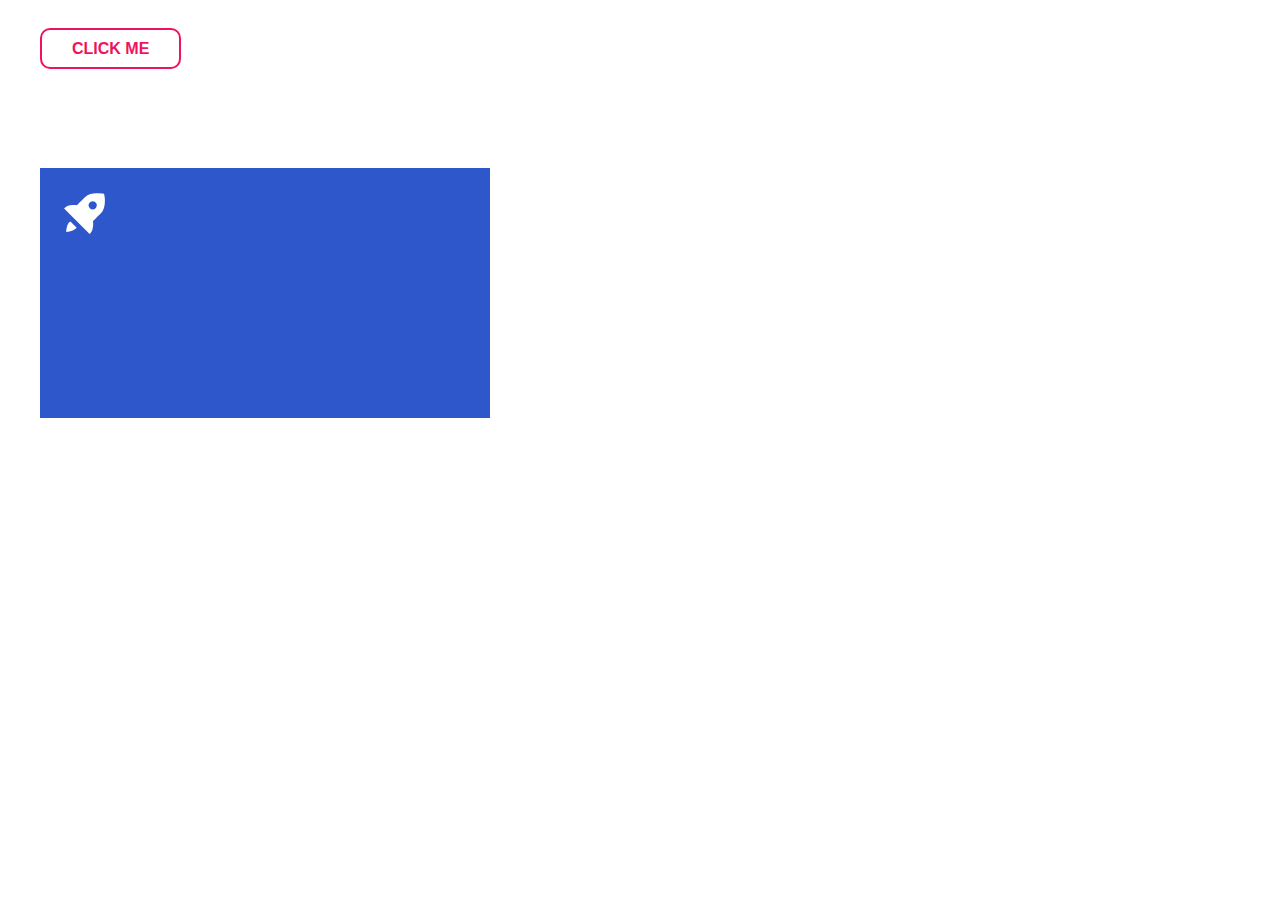
<file: 13 - animações/index.html>
<!DOCTYPE html>
<html lang="pt-br">
<head>
    <meta charset="UTF-8">
    <meta name="viewport" content="width=device-width, initial-scale=1.0">
    <link rel="stylesheet" href="style.css">
    <link href='https://unpkg.com/boxicons@2.1.4/css/boxicons.min.css' rel='stylesheet'>
    <title>Animação</title>
</head>
<body>
    
    <div class="container">
        <a href="#" class="btn">Click me</a>
    </div>

    <div class="container">
        <div class="box">
            <i class='bx bxs-rocket'></i>
        </div>
    </div>

</body>
</html>
</file>
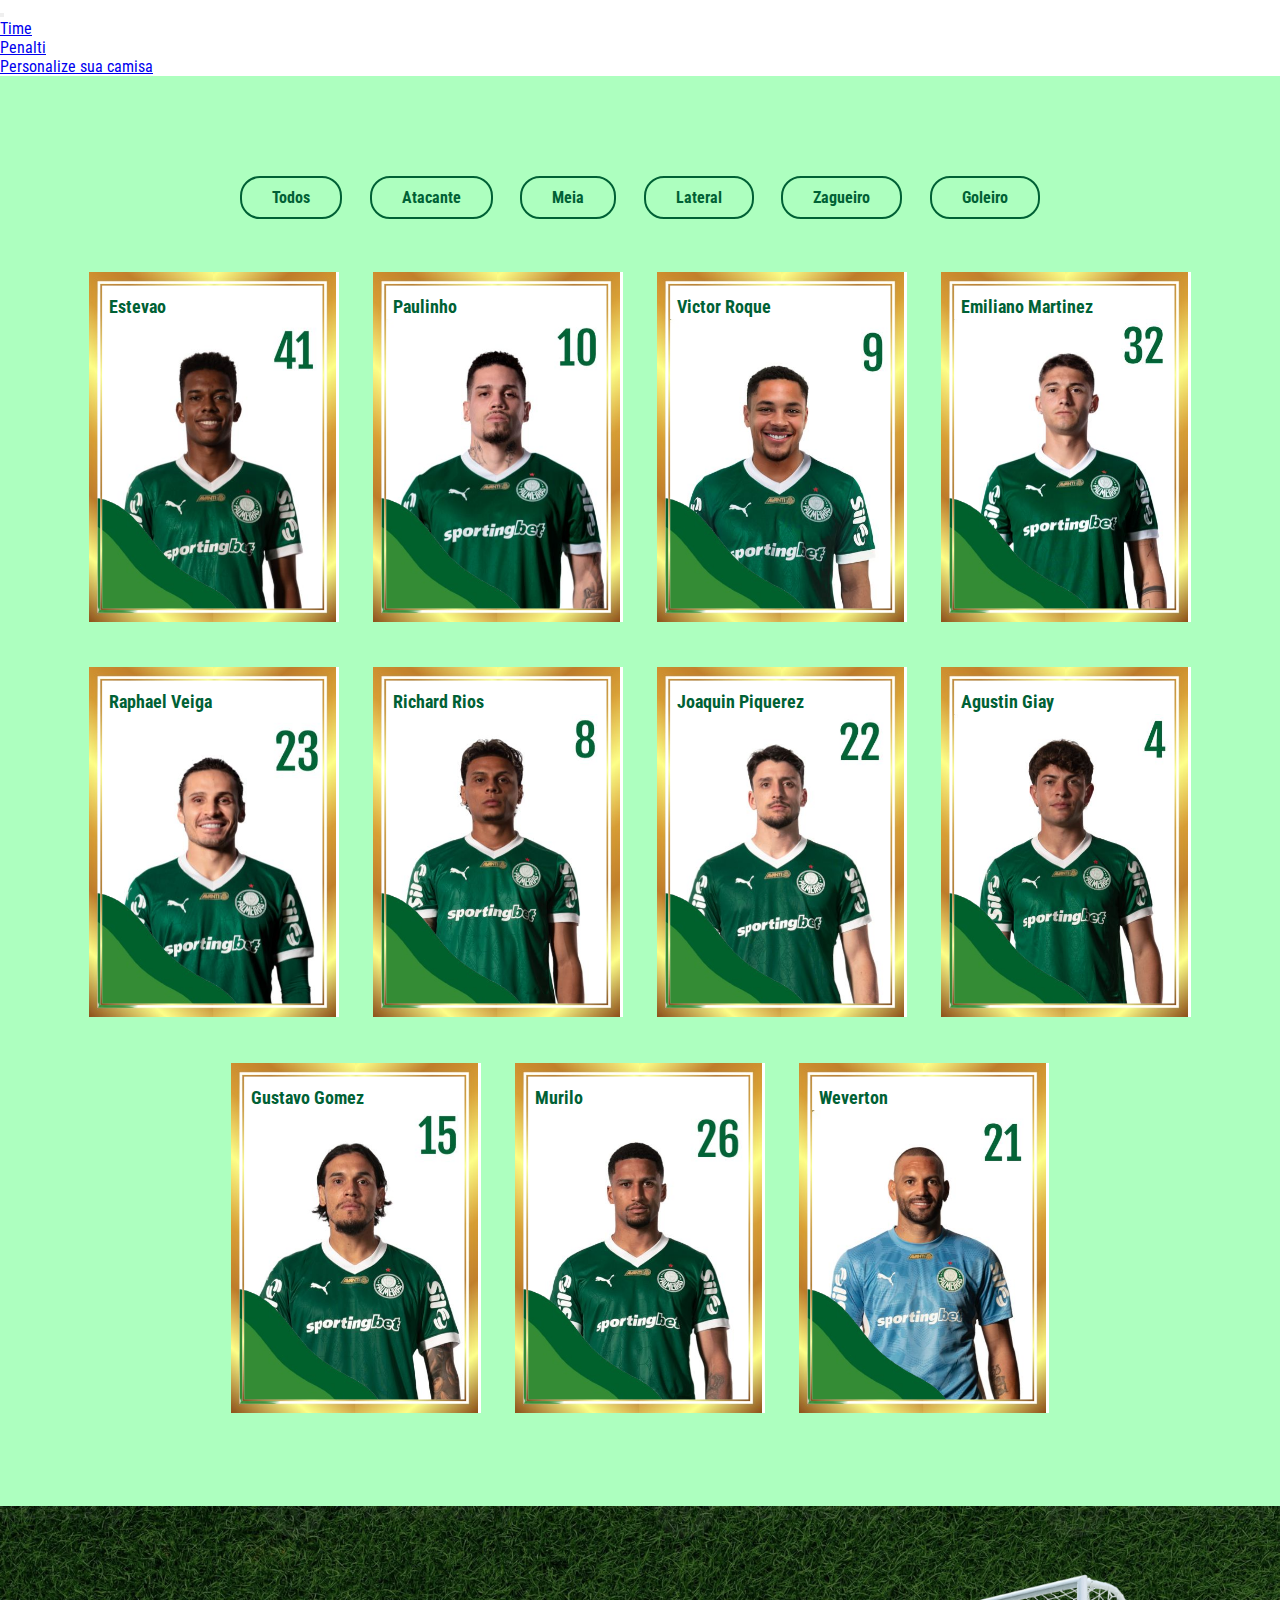
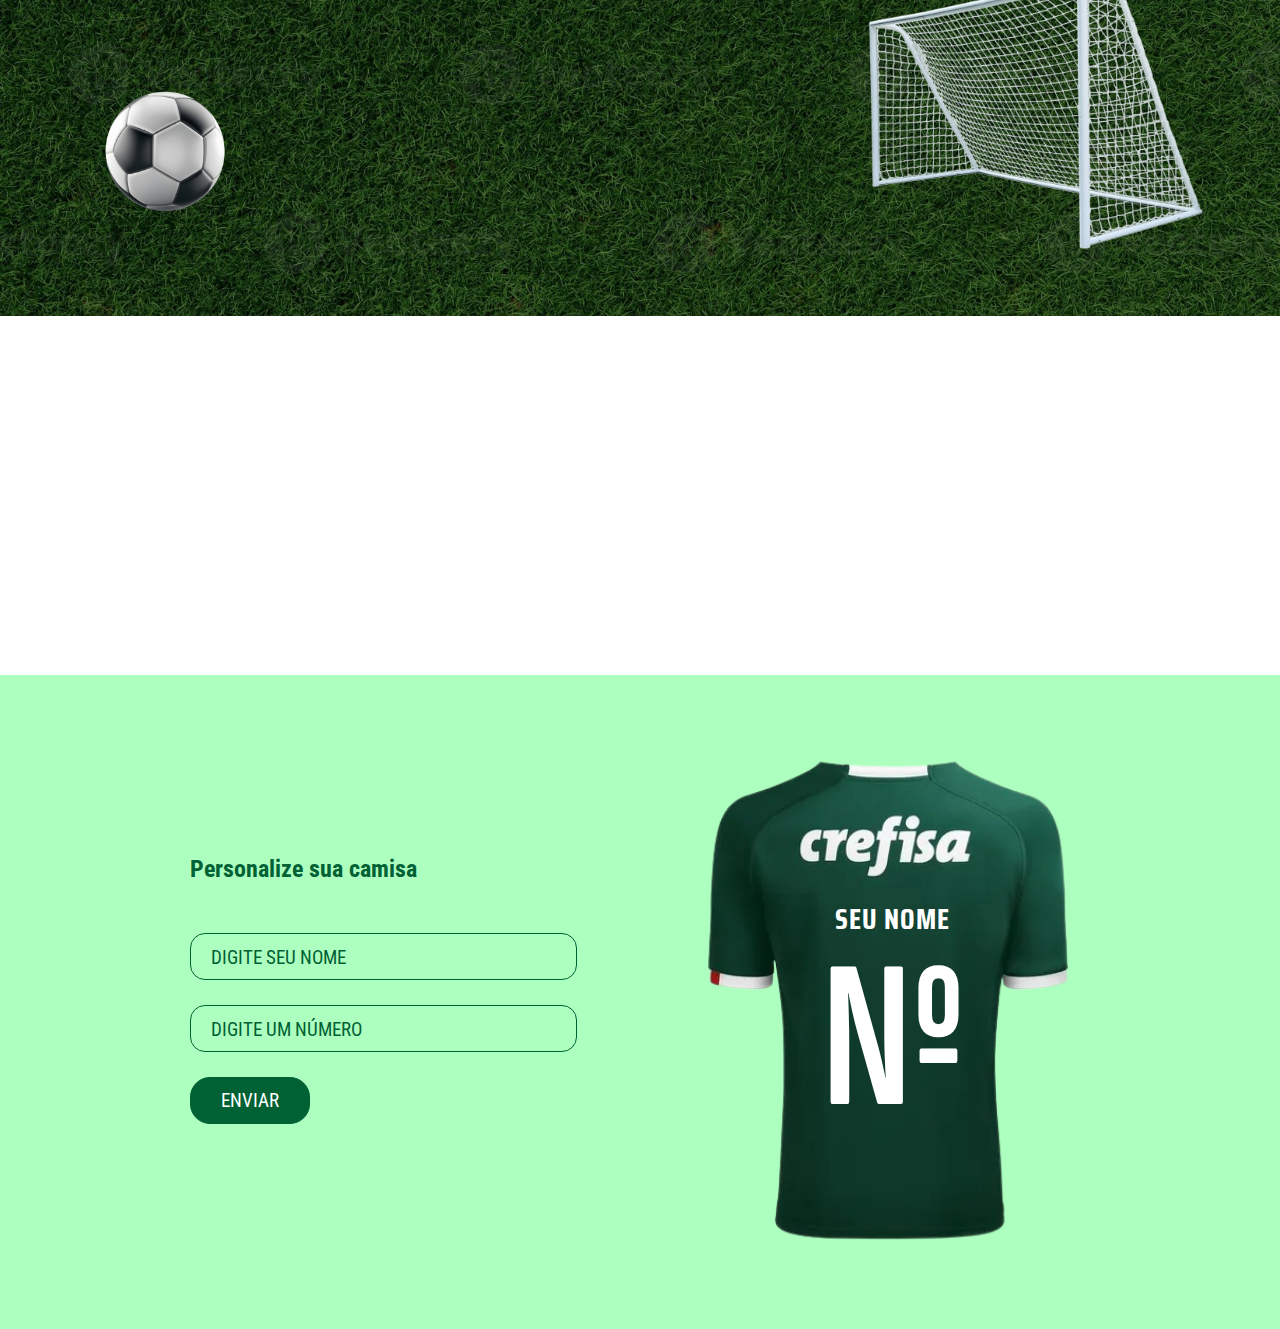
<file: 14 - exercicio animação/index.html>
<!DOCTYPE html>
<html lang="pt-br">
<head>
    <meta charset="UTF-8">
    <meta name="viewport" content="width=device-width, initial-scale=1.0">
    <link rel="stylesheet" href="style.css">
    <!-- <link rel="stylesheet" href="time.css">
    <link rel="stylesheet" href="gol.css">
    <link rel="stylesheet" href="camisa.css"> -->
    <link href="https://cdn.jsdelivr.net/npm/bootstrap@5.3.5/dist/css/bootstrap.min.css" rel="stylesheet" integrity="sha384-SgOJa3DmI69IUzQ2PVdRZhwQ+dy64/BUtbMJw1MZ8t5HZApcHrRKUc4W0kG879m7" crossorigin="anonymous">
    <link href="https://unpkg.com/aos@2.3.1/dist/aos.css" rel="stylesheet">
    <title>Exercicio Animações</title>
</head>
<body>
    <nav class="navbar navbar-expand-lg bg-body-tertiary fixed-top">
        <div class="container-fluid">
            <button class="navbar-toggler" type="button" data-bs-toggle="collapse" data-bs-target="#navbarNav" aria-controls="navbarNav" aria-expanded="false" aria-label="Toggle navigation">
                <span class="navbar-toggler-icon"></span>
            </button>
            <div class="collapse navbar-collapse" id="navbarNav">
                <ul class="navbar-nav">
                    <li class="nav-item">
                        <a class="nav-link active" aria-current="page" href="#time">Time</a>
                    </li>
                    <li class="nav-item">
                        <a class="nav-link" href="#gol">Penalti</a>
                    </li>
                    <li class="nav-item">
                        <a class="nav-link" href="#camisa">Personalize sua camisa</a>
                    </li>
                </ul>
            </div>
        </div>
    </nav>
    
    <section id="time" class="time">
        <div class="time__filter flex--sb">
            <div id="all" class="time__filter-item">
                Todos
            </div>
            <div id="atacante" class="time__filter-item">
                Atacante
            </div>
            <div id="meia" class="time__filter-item">
                Meia
            </div>
            <div id="lateral" class="time__filter-item">
                Lateral
            </div>
            <div id="zagueiro" class="time__filter-item">
                Zagueiro
            </div>
            <div id="goleiro" class="time__filter-item">
                Goleiro
            </div>
        </div>
        
        <div class="time__lista flex--ct">
            <div class="time__jogador atacante">
                <div class="time__jogador-nome">
                    Estevao
                </div>
                <img src="./img/jogadores/estevao.jpeg" alt="Estevao" title="Estevao">
            </div>
            <div class="time__jogador atacante">
                <div class="time__jogador-nome">
                    Paulinho
                </div>
                <img src="./img/jogadores/paulinho.jpeg" alt="Paulinho" title="Paulinho">
            </div>
            <div class="time__jogador atacante">
                <div class="time__jogador-nome">
                    Victor Roque
                </div>
                <img src="./img/jogadores/roque.jpeg" alt="Roque" title="Roque">
            </div>
            <div class="time__jogador meia">
                <div class="time__jogador-nome">
                    Emiliano Martinez
                </div>
                <img src="./img/jogadores/martinez.jpeg" alt="Martinez" title="Martinez">
            </div>
            <div class="time__jogador meia">
                <div class="time__jogador-nome">
                    Raphael Veiga
                </div>
                <img src="./img/jogadores/veiga.jpeg" alt="Veiga" title="Veiga">
            </div>
            <div class="time__jogador meia">
                <div class="time__jogador-nome">
                    Richard Rios
                </div>
                <img src="./img/jogadores/rios.jpeg" alt="Rios" title="Rios">
            </div>
            <div class="time__jogador lateral">
                <div class="time__jogador-nome">
                    Joaquin Piquerez
                </div>
                <img src="./img/jogadores/piquerez.jpeg" alt="Piquerez" title="Piquerez">
            </div>
            <div class="time__jogador lateral">
                <div class="time__jogador-nome">
                    Agustin Giay
                </div>
                <img src="./img/jogadores/giay.jpeg" alt="Giay" title="Giay">
            </div>
            <div class="time__jogador zagueiro">
                <div class="time__jogador-nome">
                    Gustavo Gomez
                </div>
                <img src="./img/jogadores/gomez.jpeg" alt="Gomez" title="Gomez">
            </div>
            <div class="time__jogador zagueiro">
                <div class="time__jogador-nome">
                    Murilo
                </div>
                <img src="./img/jogadores/murilo.jpeg" alt="Murilo" title="Murilo">
            </div>
            <div class="time__jogador goleiro">
                <div class="time__jogador-nome">
                    Weverton
                </div>
                <img src="./img/jogadores/weverton.jpeg" alt="Weverton" title="Weverton">
            </div>
        </div>
    </section>
    
    <section id="gol" class="lance flex--end">
        <img class="lance__gol" src="./img/gol.png" alt="">
        <img class="lance__bola" src="./img/bola.png" alt="">
    </section>
    
    <div data-aos="zoom-in">
        <div class="gol">
            <h2>Gooooooool!!!</h2>
        </div>
    </div>
    
    <section class="camisa" id="camisa">
        <div class="camisa__content flex--sb">
            <form action="">
                <h2>Personalize sua camisa</h2>

                <input type="text" name="nome" id="nome" placeholder="Digite seu nome">
                <input type="number" name="numero" id="numero" placeholder="Digite um número">
                <input type="button" id="btn" value="enviar">
            </form>
            
            <div class="camisa__modelo">
                <img src="./img/camisa.png" alt="">
                <span id="camisa__nome" class="camisa__text">Seu Nome</span>
                <span id="camisa__numero" class="camisa__text">Nº</span>
            </div>
        </div>
    </section> 
    
    <script src="https://cdn.jsdelivr.net/npm/bootstrap@5.3.5/dist/js/bootstrap.bundle.min.js" integrity="sha384-k6d4wzSIapyDyv1kpU366/PK5hCdSbCRGRCMv+eplOQJWyd1fbcAu9OCUj5zNLiq" crossorigin="anonymous"></script>
    <script src="./script.js"></script>
    <script src="https://unpkg.com/aos@2.3.1/dist/aos.js"></script>
    <script>
        AOS.init();
    </script>
</body>
</html>
</file>
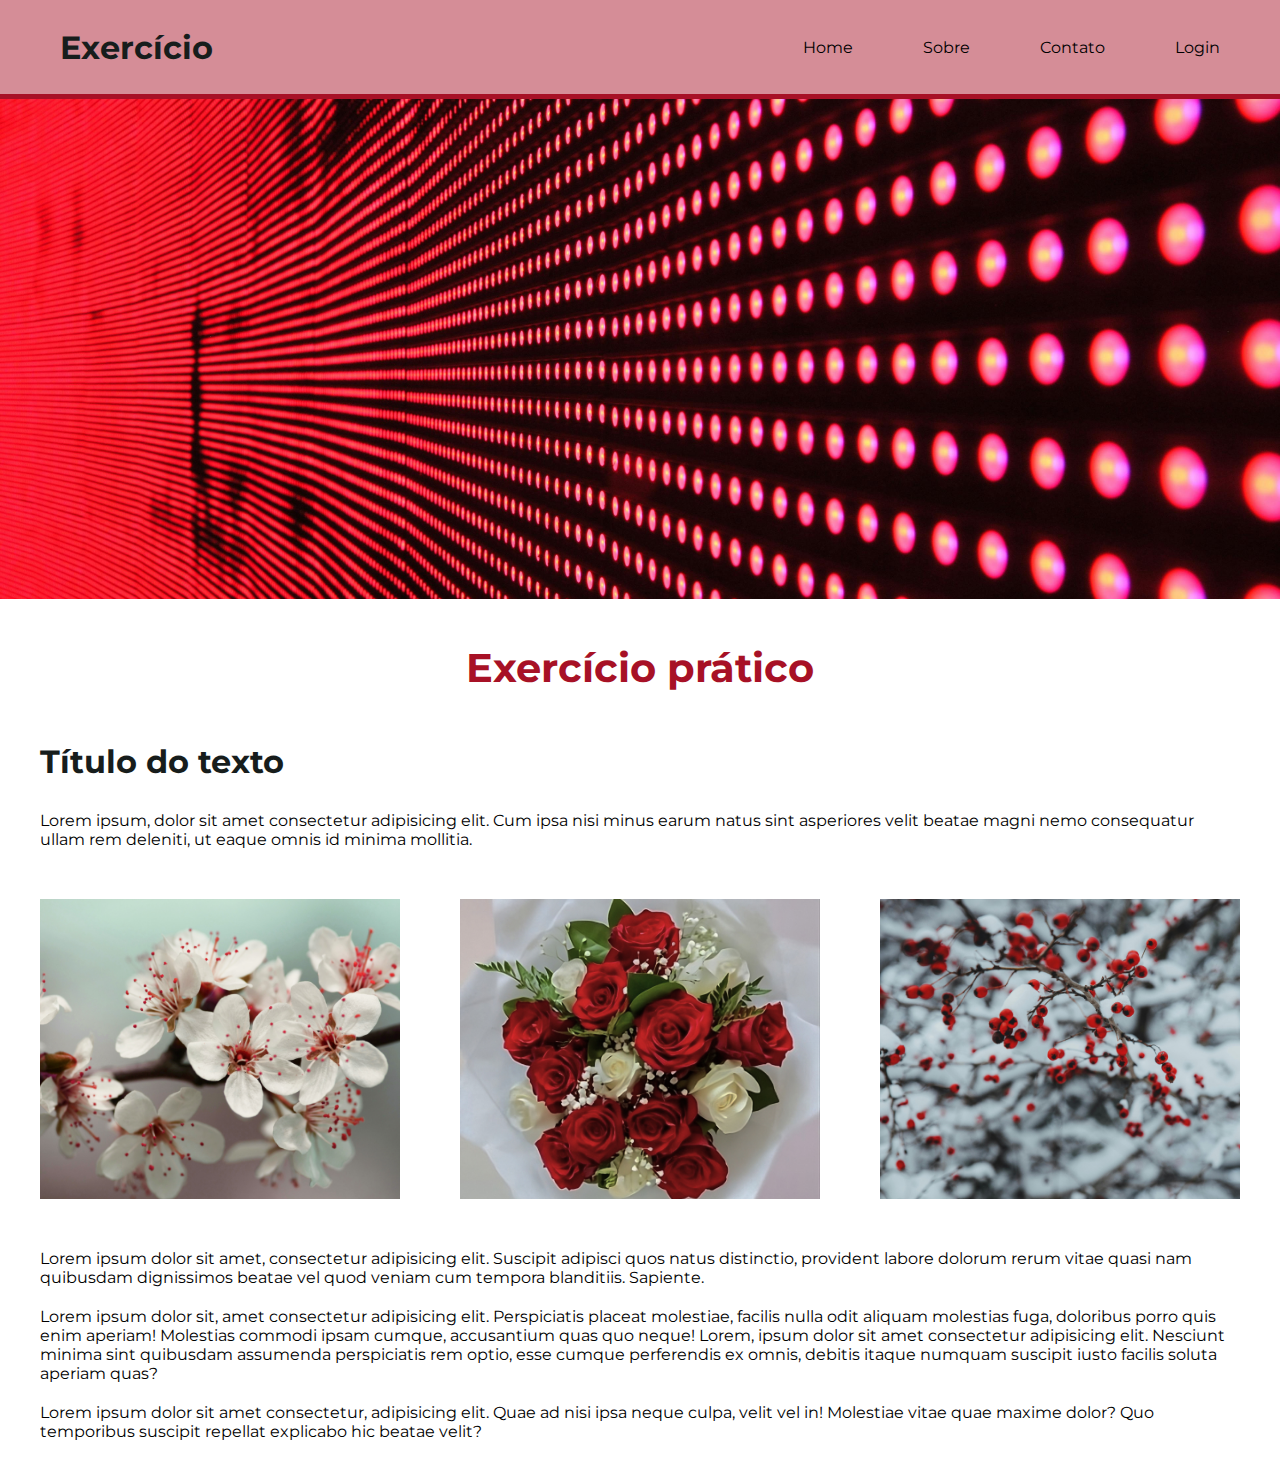
<file: 2 - divs/index.html>
<!DOCTYPE html>
<html lang="pt-br">
<head>
    <meta charset="UTF-8">
    <meta name="viewport" content="width=device-width, initial-scale=1.0">
    <link rel="stylesheet" href="./style.css">
    <link href='https://cdn.boxicons.com/fonts/basic/boxicons.min.css' rel='stylesheet'>
    <title>Exercício</title>
</head>
<body>

    <div class="menu">
        <h2 id="menu__titulo">Exercício</h2>

        <ul>
            <li class="menu__item">
                <i class='bx bx-joystick-button'></i>
                Home
            </li>
            <li class="menu__item">
                <i class='bx bx-joystick-button'></i>
                Sobre
            </li>
            <li class="menu__item">
                <i class='bx bx-joystick-button'></i>
                Contato
            </li>
            <li class="menu__item">
                <i class='bx bx-joystick-button'></i>
                Login
            </li>
        </ul>
    </div>

    <img id="banner" src="./images/banner.jpg" alt="Banner ilustrativo">

    <h1>Exercício prático</h1>
    
    <h2>Título do texto</h2>

    <p>Lorem ipsum, dolor sit amet consectetur adipisicing elit. Cum ipsa nisi minus earum natus sint asperiores velit beatae magni nemo consequatur ullam rem deleniti, ut eaque omnis id minima mollitia.</p>

    <div id="galeria">
        <img class="fotos" src="./images/img-1.jpg" alt="Flores de cerejeira brancas">
        <img class="fotos" src="./images/img-2.jpg" alt="Buque de rosas vermelhas e brancas">
        <img class="fotos" src="./images/img-3.jpg" alt="Frutinhas vermelhas em meio à neve">
    </div>

    <p class="card" style="overflow: visible;">
        Lorem ipsum dolor sit amet, consectetur adipisicing elit. Suscipit adipisci quos natus distinctio, provident labore dolorum rerum vitae quasi nam quibusdam dignissimos beatae vel quod veniam cum tempora blanditiis. Sapiente.
    </p>
    <p class="card" style="overflow: hidden;">
        Lorem ipsum dolor sit, amet consectetur adipisicing elit. Perspiciatis placeat molestiae, facilis nulla odit aliquam molestias fuga, doloribus porro quis enim aperiam! Molestias commodi ipsam cumque, accusantium quas quo neque! Lorem, ipsum dolor sit amet consectetur adipisicing elit. Nesciunt minima sint quibusdam assumenda perspiciatis rem optio, esse cumque perferendis ex omnis, debitis itaque numquam suscipit iusto facilis soluta aperiam quas?
    </p>
    <p class="card" style="overflow: scroll;">
        Lorem ipsum dolor sit amet consectetur, adipisicing elit. Quae ad nisi ipsa neque culpa, velit vel in! Molestiae vitae quae maxime dolor? Quo temporibus suscipit repellat explicabo hic beatae velit?
    </p>
    
</body>
</html>
</file>
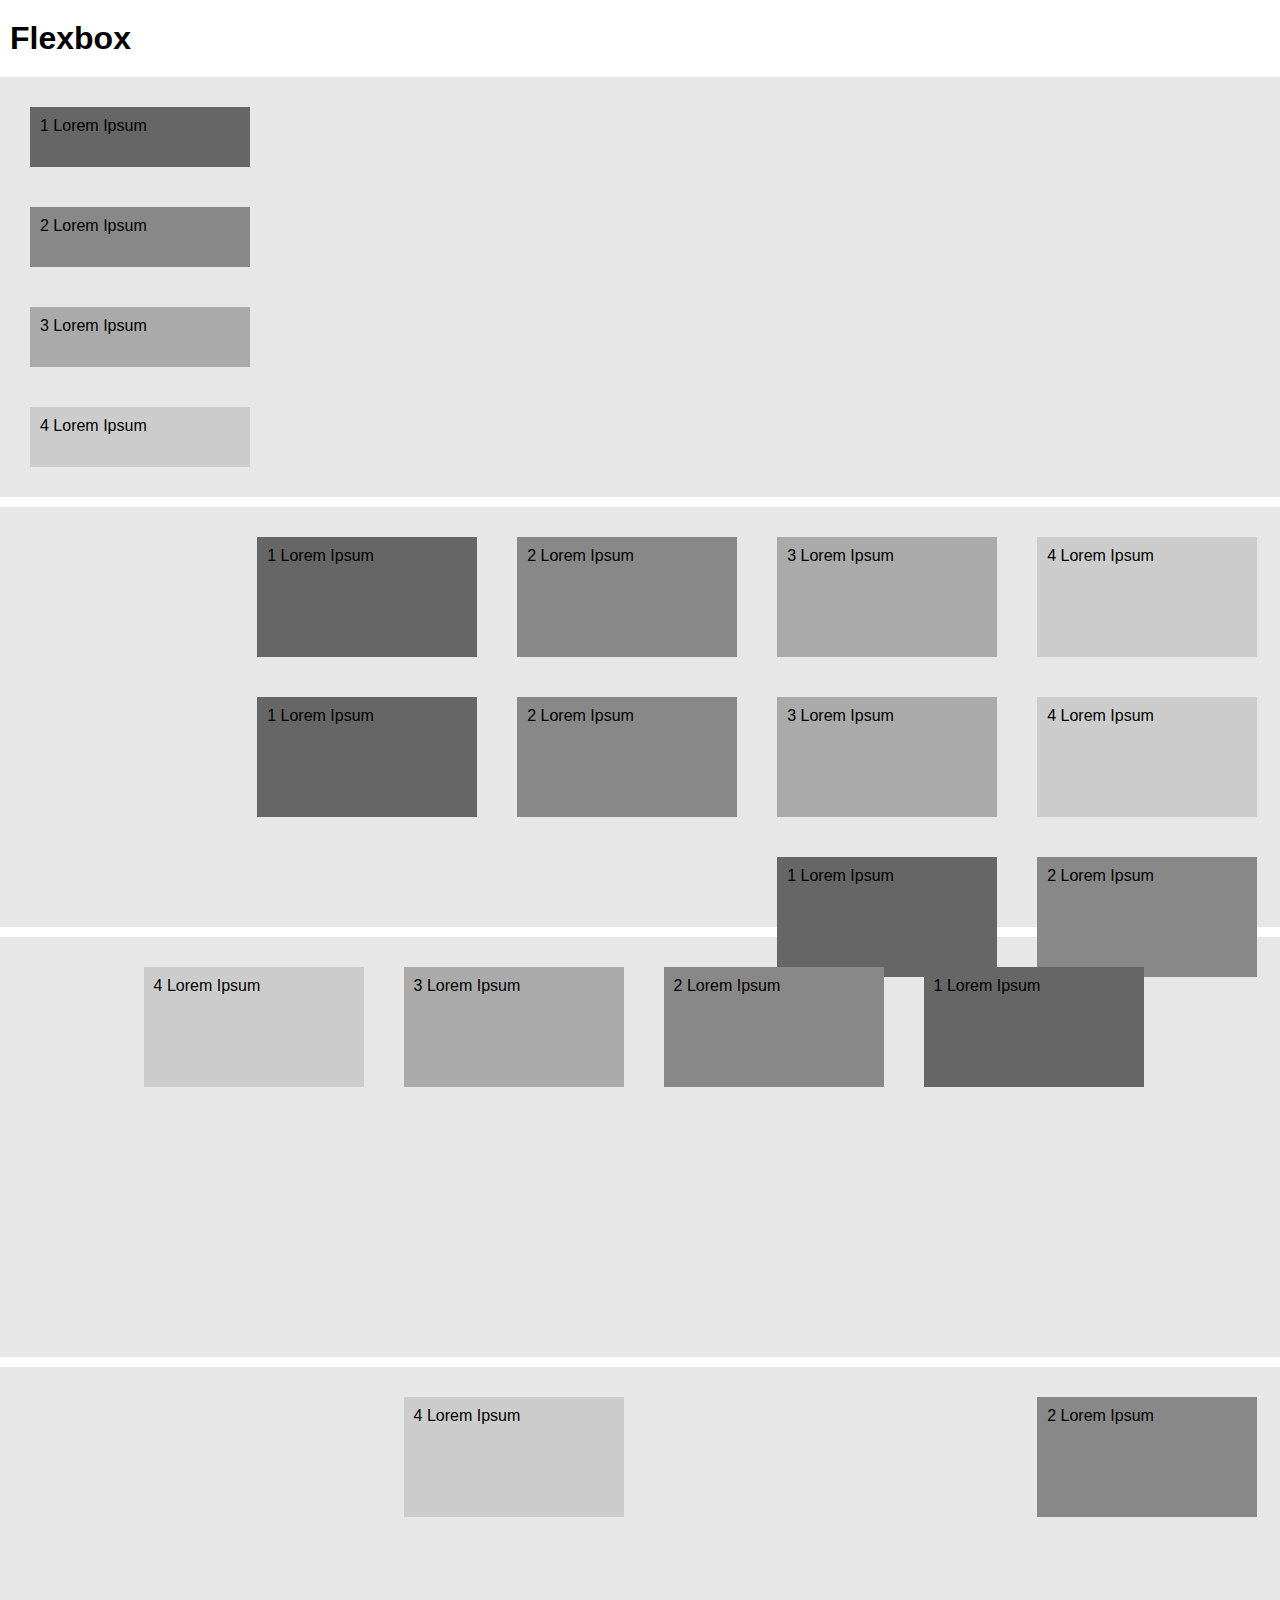
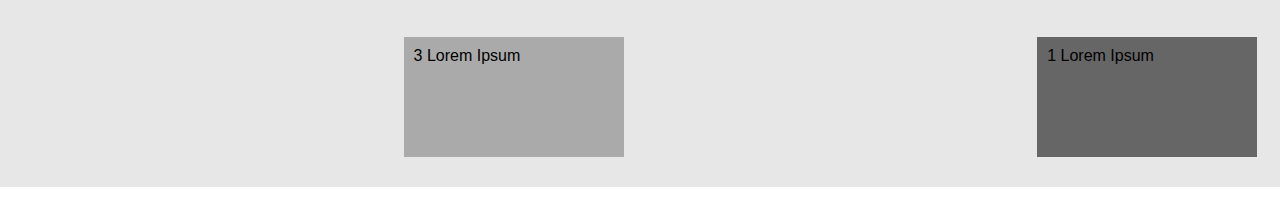
<file: 3 - flexbox/index.html>
<!DOCTYPE html>
<html lang="pt-br">
<head>
    <meta charset="UTF-8">
    <meta name="viewport" content="width=device-width, initial-scale=1.0">
    <link rel="stylesheet" href="./css/style.css">
    <link rel="stylesheet" href="./css/flex.css">
    <title>Document</title>
</head>
<body>
    
    <h1>Flexbox</h1>

    <div id="modelo-1" class="container">
        <div class="box box-1">1 Lorem Ipsum</div>
        <div class="box box-2">2 Lorem Ipsum</div>
        <div class="box box-3">3 Lorem Ipsum</div>
        <div class="box box-4">4 Lorem Ipsum</div>
    </div>

    <div id="modelo-2" class="container">
        <div class="box box-1">1 Lorem Ipsum</div>
        <div class="box box-2">2 Lorem Ipsum</div>
        <div class="box box-3">3 Lorem Ipsum</div>
        <div class="box box-4">4 Lorem Ipsum</div>
        <div class="box box-1">1 Lorem Ipsum</div>
        <div class="box box-2">2 Lorem Ipsum</div>
        <div class="box box-3">3 Lorem Ipsum</div>
        <div class="box box-4">4 Lorem Ipsum</div>
        <div class="box box-1">1 Lorem Ipsum</div>
        <div class="box box-2">2 Lorem Ipsum</div>
    </div>

    <div id="modelo-3" class="container">
        <div class="box box-1">1 Lorem Ipsum</div>
        <div class="box box-2">2 Lorem Ipsum</div>
        <div class="box box-3">3 Lorem Ipsum</div>
        <div class="box box-4">4 Lorem Ipsum</div>
    </div>

    <div id="modelo-4" class="container">
        <div class="box box-1">1 Lorem Ipsum</div>
        <div class="box box-2">2 Lorem Ipsum</div>
        <div class="box box-3">3 Lorem Ipsum</div>
        <div class="box box-4">4 Lorem Ipsum</div>
    </div>
</body>
</html>
</file>
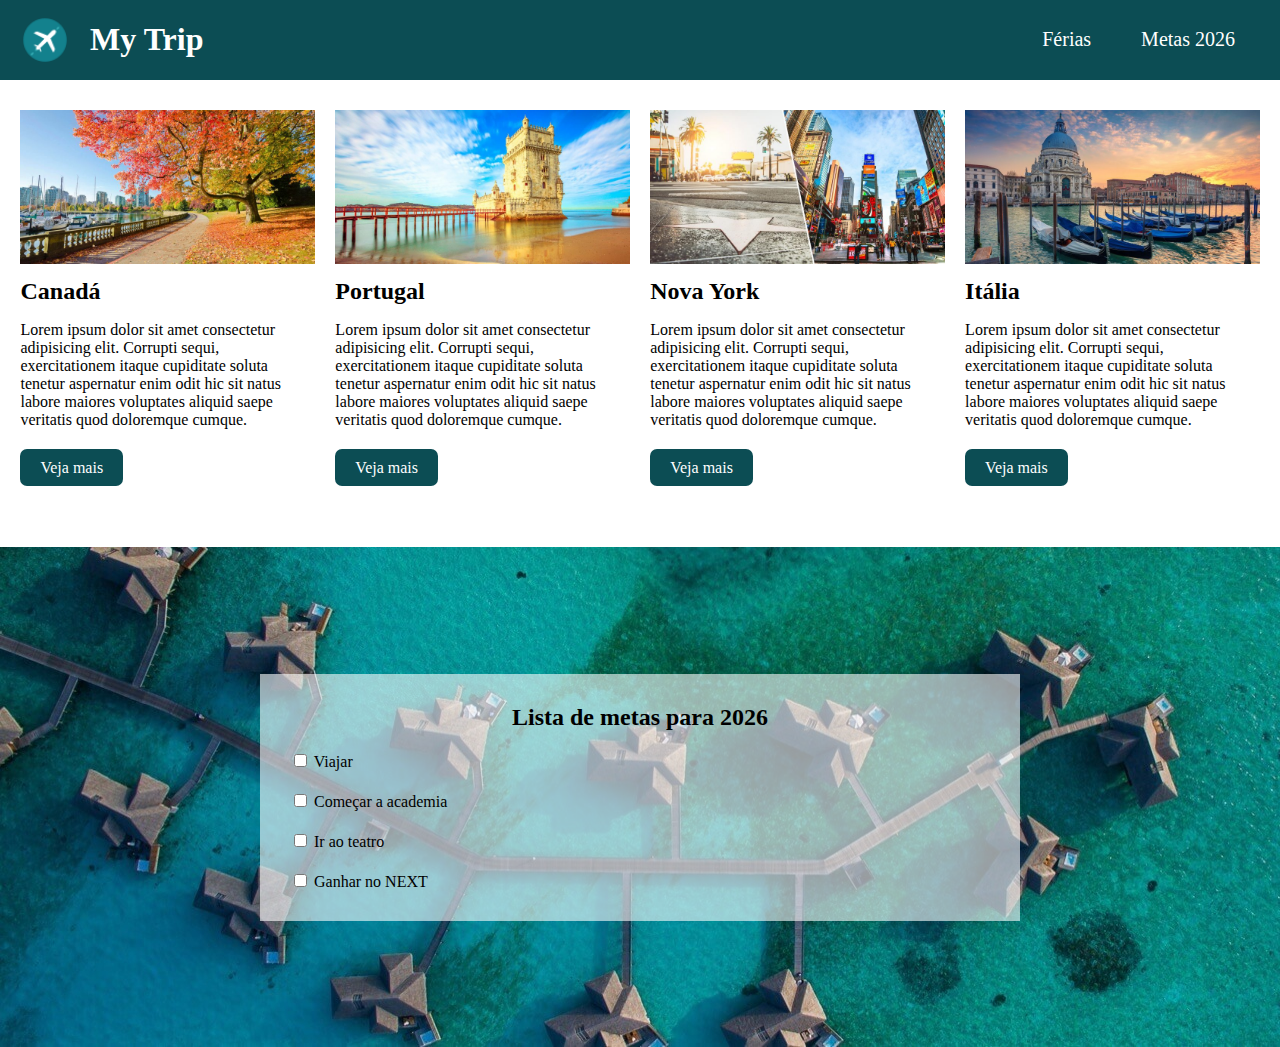
<file: 8 - revisao e @media/index.html>
<!DOCTYPE html>
<html lang="en">
<head>
    <meta charset="UTF-8">
    <meta name="viewport" content="width=device-width, initial-scale=1.0">
    <link rel="stylesheet" href="style.css">
    <link rel="stylesheet" href="media.css">
    <title>Revisão e Responsividade</title>
</head>
<body>
    
    <nav class="menu">
        <div class="menu__logo">
            <img src="./imagens/logo.png" alt="Logo">
            <h1>My Trip</h1>
        </div>
        
        <ul class="menu__list">
            <li class="menu__item">
                <a href="#ferias">Férias</a>
            </li>
            <li class="menu__item">
                <a href="#metas">Metas 2026</a>
            </li>
        </ul>
    </nav>
    
    <section id="ferias" class="ferias">
        <div class="ferias__card">
            <img src="./imagens/destino1.jpg" alt="Canadá">
            <h2>Canadá</h2>
            <p>Lorem ipsum dolor sit amet consectetur adipisicing elit. Corrupti sequi, exercitationem itaque cupiditate soluta tenetur aspernatur enim odit hic sit natus labore maiores voluptates aliquid saepe veritatis quod doloremque cumque.</p>
            <a href="#" class="ferias__btn">Veja mais</a>
        </div>
        
        <div class="ferias__card">
            <img src="./imagens/destino2.jpg" alt="Portugal">
            <h2>Portugal</h2>
            <p>Lorem ipsum dolor sit amet consectetur adipisicing elit. Corrupti sequi, exercitationem itaque cupiditate soluta tenetur aspernatur enim odit hic sit natus labore maiores voluptates aliquid saepe veritatis quod doloremque cumque.</p>
            <a href="#" class="ferias__btn">Veja mais</a>
        </div>
        
        <div class="ferias__card">
            <img src="./imagens/destino3.jpg" alt="Nova York">
            <h2>Nova York</h2>
            <p>Lorem ipsum dolor sit amet consectetur adipisicing elit. Corrupti sequi, exercitationem itaque cupiditate soluta tenetur aspernatur enim odit hic sit natus labore maiores voluptates aliquid saepe veritatis quod doloremque cumque.</p>
            <a href="#" class="ferias__btn">Veja mais</a>
        </div>
        
        <div class="ferias__card">
            <img src="./imagens/destino4.jpg" alt="Itália">
            <h2>Itália</h2>
            <p>Lorem ipsum dolor sit amet consectetur adipisicing elit. Corrupti sequi, exercitationem itaque cupiditate soluta tenetur aspernatur enim odit hic sit natus labore maiores voluptates aliquid saepe veritatis quod doloremque cumque.</p>
            <a href="#" class="ferias__btn">Veja mais</a>
        </div>
    </section>
    
    <section class="metas">
        <form>
            <h2>Lista de metas para 2026</h2>
            
            <div class="metas__item">
                <input type="checkbox" name="viajar">
                <label for="viajar">Viajar</label>
            </div>
            
            <div class="metas__item">
                <input type="checkbox" name="academia">
                <label for="academia">Começar a academia</label>
            </div>
            
            <div class="metas__item">
                <input type="checkbox" name="teatro">
                <label for="teatro">Ir ao teatro</label>
            </div>
            
            <div class="metas__item">
                <input type="checkbox" name="next">
                <label for="next">Ganhar no NEXT</label>
            </div>
        </form>
    </section>
    
</body>
</html>
</file>
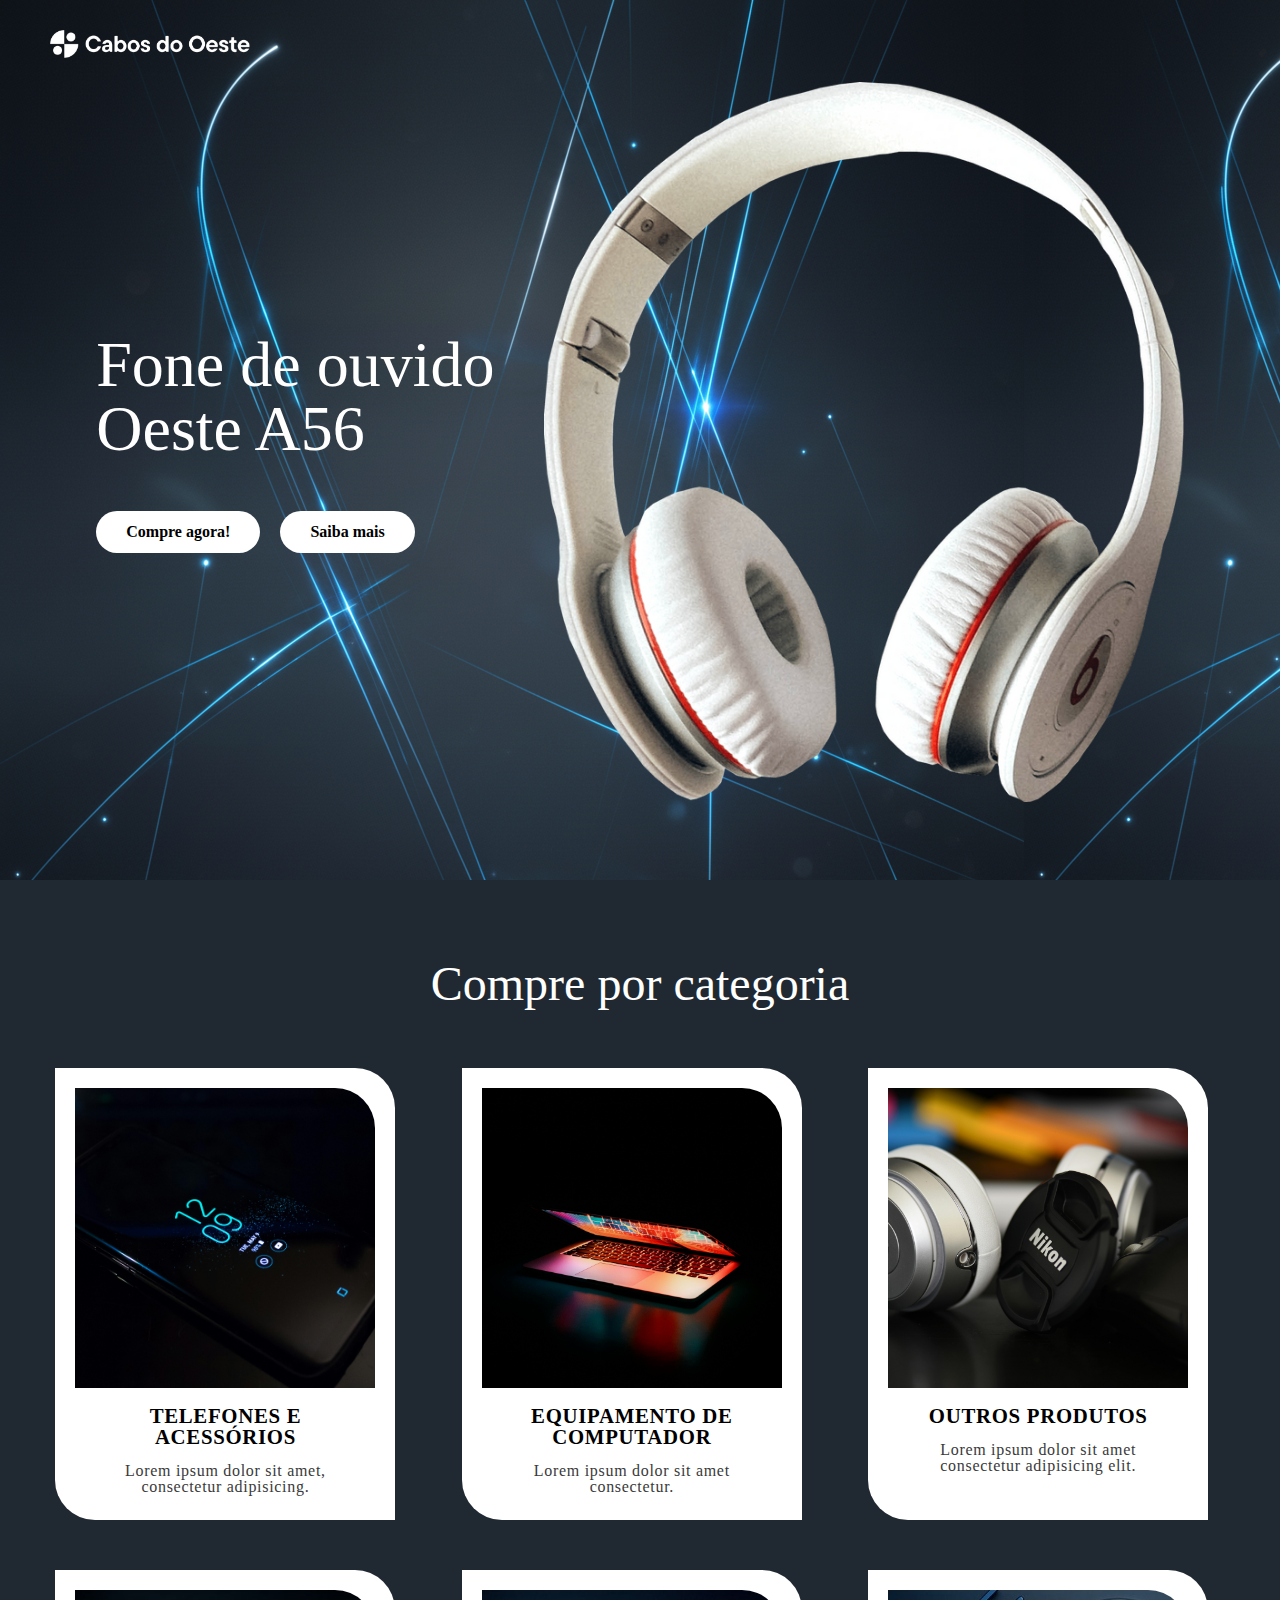
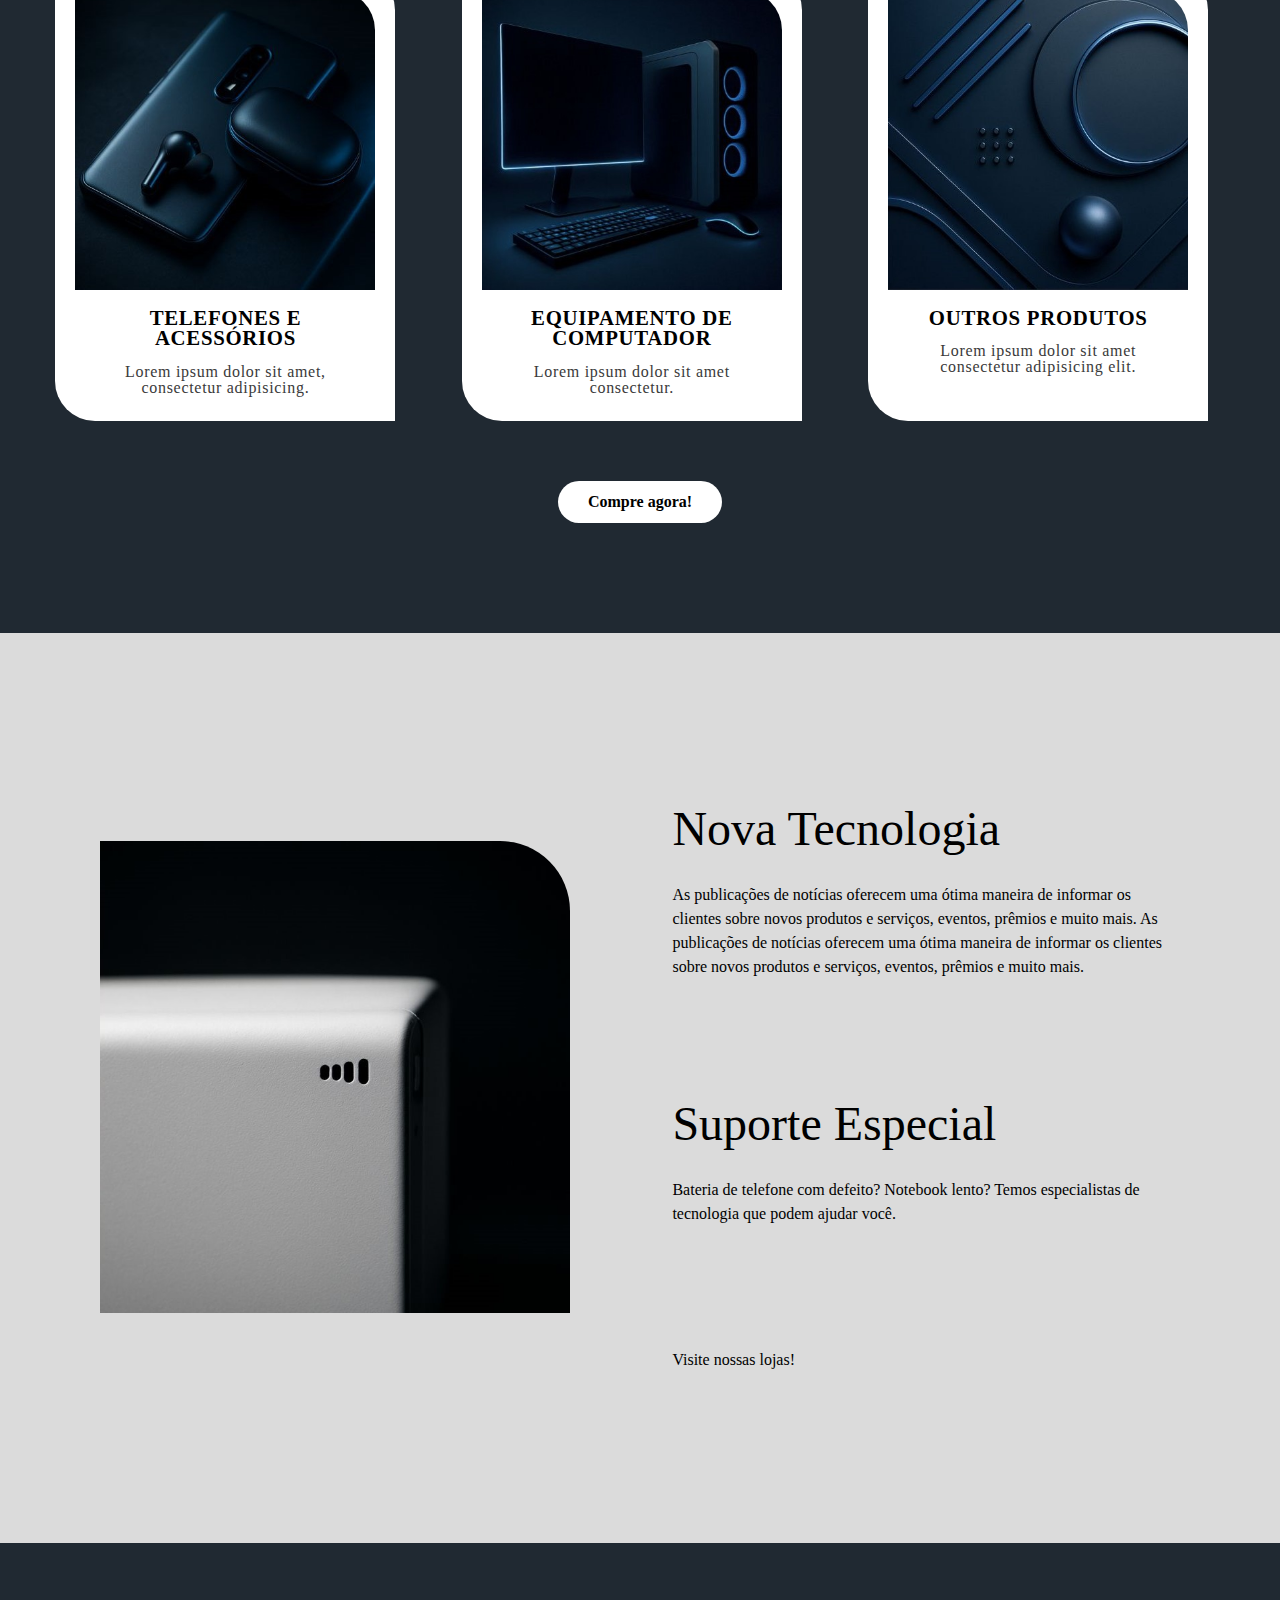
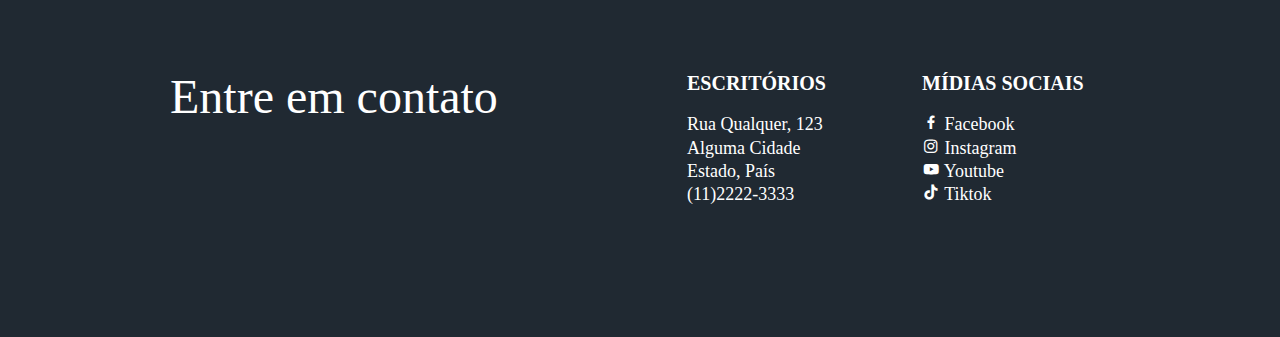
<file: 9 - @media/index.html>
<!DOCTYPE html>
<html lang="pt-br">

<head>
    <meta charset="UTF-8">
    <meta name="viewport" content="width=device-width, initial-scale=1.0">
    <link rel="stylesheet" href="reset.css">
    <link rel="stylesheet" href="style.css">
    <link rel="stylesheet" href="media.css">
    <link href='https://unpkg.com/boxicons@2.1.4/css/boxicons.min.css' rel='stylesheet'>
    <title>Responsividade</title>
</head>

<body>
    
    <section class="banner">
        <header>
            <img src="./images/logo.png" alt="Logo">
        </header>
        
        <div class="banner__content">
            <div class="banner__text">
                <h1>Fone de ouvido <br> Oeste A56</h1>
                
                <div class="banner__btns">
                    <div class="btn">
                        Compre agora!
                    </div>
                    
                    <div class="btn">
                        Saiba mais
                    </div>
                </div>
            </div>
            
            <div class="banner__img">
                <img src="./images/fone.png" alt="Fone de ouvido" text="Fone de ouvido">
            </div>
        </div>
    </section>
    
    <section class="products">
        <h2>Compre por categoria</h2>
        <div class="products__content">
            <div class="card">
                <img src="./images/cel.jpg" alt="Telefone">
                <h5>Telefones e acessórios</h5>
                <p>Lorem ipsum dolor sit amet, consectetur adipisicing.</p>
            </div>
            <div class="card">
                <img src="./images/note.jpg" alt="">
                <h5>Equipamento de computador</h5>
                <p>Lorem ipsum dolor sit amet consectetur.</p>
            </div>
            <div class="card">
                <img src="./images/headphone.jpg" alt="">
                <h5>Outros produtos</h5>
                <p>Lorem ipsum dolor sit amet consectetur adipisicing elit.</p>
            </div>
            <div class="card">
                <img src="./images/cel-2.jpg" alt="Telefone">
                <h5>Telefones e acessórios</h5>
                <p>Lorem ipsum dolor sit amet, consectetur adipisicing.</p>
            </div>
            <div class="card">
                <img src="./images/pc.jpg" alt="">
                <h5>Equipamento de computador</h5>
                <p>Lorem ipsum dolor sit amet consectetur.</p>
            </div>
            <div class="card">
                <img src="./images/tech.jpg" alt="">
                <h5>Outros produtos</h5>
                <p>Lorem ipsum dolor sit amet consectetur adipisicing elit.</p>
            </div>
        </div>

        <div class="btn">
            Compre agora!
        </div>
    </section>
    
    <section class="tech">
        <div class="tech__content">
            <div class="tech__img">
                <img src="./images/About.jpg" alt="Tecnologia">
            </div>
            
            <div class="tech__info">
                <div class="tech__text">
                    <h2>Nova Tecnologia</h2>
                    <p>
                        As publicações de notícias oferecem uma ótima maneira de informar os clientes sobre novos produtos e serviços, eventos, prêmios e muito mais. As publicações de notícias oferecem uma ótima maneira de informar os clientes sobre novos produtos e serviços, eventos, prêmios e muito mais.
                    </p>
                </div>
                
                <div class="tech__text">
                    <h2>Suporte Especial</h2>
                    <p>
                        Bateria de telefone com defeito? Notebook lento? Temos especialistas de
                        tecnologia que podem ajudar você.
                    </p>
                </div>
                
                <div class="tech__text">
                    <p>
                        Visite nossas lojas!
                    </p>
                </div>
            </div>
        </div>
    </section>
    
    <footer>
        <h2>Entre em contato</h2>
        
        <div class="footer__list">
            <h4>Escritórios</h4>
            
            <ul>
                <li class="footer__item">Rua Qualquer, 123</li>
                <li class="footer__item">Alguma Cidade</li>
                <li class="footer__item">Estado, País</li>
                <li class="footer__item"><a href="tel:(11)2222-3333">(11)2222-3333</a></li>
            </ul>
        </div>
        
        <div class="footer__list">
            <h4>Mídias Sociais</h4>
            
            <div class="footer__item">
                <i class='bx bxl-facebook'></i> Facebook
            </div>
            <div class="footer__item">
                <i class='bx bxl-instagram'></i> Instagram
            </div>
            <div class="footer__item">
                <i class='bx bxl-youtube'></i> Youtube
            </div>
            <div class="footer__item">
                <i class='bx bxl-tiktok'></i> Tiktok
            </div>
        </div>
    </footer>
    
</body>

</html>
</file>
<file: 13 - animações/style.css>
* {
    margin: 0;
    padding: 0;
    box-sizing: border-box;
}

html {
    font-size: 62.5%;
}

body {
    font-size: 1.6rem;
    font-family: 'Quicksand', sans-serif;
}

.container {
    max-width: 1320px;
    width: 100%;
    margin: auto;
    padding: 4rem;
}

.btn {
    border: 2px solid #ed145b;
    border-radius: 10px;
    color: #ed145b;
    font-weight: 700;
    text-transform: uppercase;
    text-decoration: none;
    padding: 10px 30px;
    width: fit-content;
    transition: all .5s ease-in-out;
}

.btn:hover {
    background-color: #ed145b;
    color: #fff;
}

.box {
    background-color: #2d57ca;
    width: 450px;
    height: 250px;
    padding: 20px;
    margin: 3rem 0;
    /* transition-property: background-color;
    transition-duration: 3s;
    transition-timing-function: linear; */
    transition: background-color 3s linear;
    
    &:hover {
        background-color: #ed145b;
    }
}

i {
    color: #fff;
    font-size: 5rem;
    position: relative;
}

.box:hover i {
    /* nome / duração / transição / delay / repetições / direção */
    /* animation: rocket 3s ease 2s 2 reverse; */
    animation: rocket 3s ease-in-out infinite alternate;
}

.text {
    font-weight: 900;
    font-size: 5em;
    color: #181818;
    border-top: 5px dotted #181818;
    border-bottom: 5px dotted #181818;
    padding: 20px 0;
    text-align: center;
}

@keyframes rocket {
    0% {
        left: 0;
        top: 0;
    }

    25% {
        left: calc(100% - 5rem);
        top: 0;
    }

    50% {
        left: calc(100% - 5rem);
        top: calc(100% - 5rem);
    }
    
    75% {
        left: 0;
        top: calc(100% - 5rem);
    }

    100% {
        left: 0;
        top: 0;
    }
}
</file>
<file: 14 - exercicio animação/style.css>
@import url('https://fonts.googleapis.com/css2?family=Roboto+Condensed:ital,wght@0,100..900;1,100..900&family=Saira+Condensed:wght@100;200;300;400;500;600;700;800;900&family=Sofia+Sans+Extra+Condensed:ital,wght@0,1..1000;1,1..1000&display=swap');

@import url('./css/time.css');
@import url('./css/gol.css');
@import url('./css/camisa.css');

:root {
    --primary: #006135;
    --secondary: #adffbf;
    --tertiary: #00311b;
}

* {
    margin: 0;
    padding: 0;
    box-sizing: border-box;
    font-family: "Roboto Condensed", Roboto, sans-serif;
}

.flex--ct {
    display: flex;
    justify-content: center;
}

.flex--sb {
    display: flex;
    justify-content: space-between;
}   

.flex--end {
    display: flex;
    justify-content: end;
}
</file>
<file: 2 - divs/style.css>
@import url('https://fonts.googleapis.com/css2?family=Montserrat:ital,wght@0,100..900;1,100..900&display=swap');

body {
    padding: 0;
    margin: 0;
    box-sizing: border-box;
    font-family: 'Montserrat', 'Roboto', sans-serif;
}

h1 {
    font-size: 40px;
    color: #A71126;
    text-align: center;
    margin: 40px 0 30px;
}

h2 {
    font-size: 32px;
    color: #171D1C;
    margin: 50px 40px 30px;
}

#banner {
    width: 100%;
    height: 500px;
    object-fit: cover;
}

.menu {
    background-color: #a711257a;
    border-bottom: 5px solid #A71126;
    padding: 10px 40px;
    display: flex;
    justify-content: space-between;
    align-items: center;
}

ul {
    display: flex;
}

ul li {
    list-style: none;
    padding: 10px 20px;
    margin-left: 30px;
    font-size: 16px;
}

ul li i {
    font-size: 18px;
    color: #ffecec;
}

#menu__titulo {
    margin: 0;
    padding: 10px 20px;
}

p {
    margin: 20px 40px;
}

#galeria {
    display: flex;
    justify-content: space-between;
    align-items: center;
    padding: 0 40px;
    margin: 50px 0;
}

.fotos {
    width: 30%;
    height: 300px;
    object-fit: cover;
}
</file>
<file: 3 - flexbox/css/style.css>
body {
    font-family: Calibri, Arial;
    font-size: 16px;
    margin: 0;
    padding: 0;
    box-sizing: border-box;
}

h1 {
    margin: 20px 10px;
}

.container {
    width: 99%;
    height: 400px;
    margin: 10px auto;
    padding: 10px;
    background-color: #e7e7e7;
}

.box {
    width: 10%;
    min-width: 200px;
    height: 100px;
    margin: 20px;
    padding: 10px;
}

.box-1 { background-color: #666; }
.box-2 { background-color: #888; }
.box-3 { background-color: #aaa; }
.box-4 { background-color: #ccc; }
</file>
<file: 3 - flexbox/css/flex.css>
.container {
    display: flex;
}

#modelo-1 {
    flex-direction: column;
    
    /* NOWRAP - Valor padrão */
    flex-wrap: nowrap;

    /* FLEX-START - Valor padrão */
    justify-content: flex-start;
}

#modelo-2 {
    /* ROW - Valor padrão */
    flex-direction: row;
    flex-wrap: wrap;
    justify-content: flex-end;
}

#modelo-3 {
    flex-direction: row-reverse;
    justify-content: center;
}

#modelo-4 {
    flex-direction: column-reverse;
    justify-content: space-between;
    flex-wrap: wrap-reverse;
}
</file>
<file: 8 - revisao e @media/style.css>
body {
    margin: 0;
    padding: 0;
    font-family: Calibri;
    box-sizing: border-box;
}

.menu {
    background-color: #0c4d54;
    display: flex;
    align-items: center;
    justify-content: space-between;
    padding: 0 20px;
}

.menu__logo {
    display: flex;
    align-items: center;
    justify-content: flex-start;
    
    img {
        height: 50px;
        width: 50px;
    }
    
    h1 {
        color: #fff;
        margin-left: 20px;
    }
}

.menu__list {
    display: flex;
    list-style: none;
}

.menu__item a {
    color: #fff;
    text-decoration: none;
    font-size: 20px;
    padding: 10px 25px;
    transition: color .5s ease-in-out;

    &:hover {
        color: #7fffd4;
    }
}

.ferias {
    display: flex;
    /* justify-content: center; */
    justify-content: space-evenly;
}

.ferias__card {
    width: 23%;
    /* margin: 1%; */
    margin: 30px 0;

    img {
        width: 100%;
    }

    h2 {
        margin: 10px 0;
    }

    a {
        background-color: #0c4d54;
        color: #fff;
        text-decoration: none;
        padding: 10px 20px;
        border-radius: 7px;
        /* margin-top: 10px; */
        /* display: block; */
    }

    p {
        margin-bottom: 30px;
    }
}

.metas {
    background-image: url(./imagens/fundo.jpg);
    width: 100%;
    height: 500px;
    margin-top: 40px;
    display: flex;
    align-items: center;

    form { 
        background-color: #ffffff98;
        width: 740px;
        margin: auto;
        display: flex;
        flex-direction: column;
        padding: 10px;

        h2 {
            text-align: center;
        }
    }
}

.metas__item {
    margin: 0 20px 20px;
}
</file>
<file: 8 - revisao e @media/media.css>
@media (max-width: 600px) {
    .ferias {
        flex-wrap: wrap;
    }

    .ferias__card {
        width: 45%;
    }

    .metas form {
        width: 85%;
    }

    .menu__logo {
        img {
            width: 50px;
            height: 50px;
        }

        h1 {
            font-size: 24px;
        }
    }
    
    .menu__item a {
        font-size: 18px;
        padding: 10px 15px;
    }
}

@media (max-width: 500px) {
    .ferias__card {
        width: 90%;
    }

    .menu {
        padding: 5px 10px;

        h1 {
            margin-left: 10px;
        }

        a {
            padding: 10px;
        }
    }
}
</file>
<file: 9 - @media/style.css>
body {
    background: #202932;
    height: 100%;
    font-family: Roboto, Calibri;
}

header {
    padding: 20px 50px;
    font-weight: 900;
    font-size: 1.2em;
    
    img {
        width: 200px;
        margin-top: 10px;
    }
}

.banner {
    background-image: url(./images/background.png);
    height: 90vh;
    padding-bottom: 70px;
}

.banner__content {
    display: flex;
    align-items: center;
    justify-content: center;
    gap: 50px;
}

h1 {
    font-family: 'TT Norms', Roboto, Calibri;
    font-size: 4em;
    color: #fff;
}

h2 {
    font-family: 'TT Norms', Roboto, Calibri;
    font-size: 3em;
    font-weight: 100;
}

.banner__btns {
    display: flex;
    gap: 20px;
    margin-top: 50px;
}

.btn {
    border-radius: 50px;
    background-color: #fff;
    font-weight: bold;
    transition: all .5s ease-in-out;
    width: fit-content;
    padding: 13px 30px;
    cursor: pointer;
}

.btn:hover {
    opacity: .7;
}

.banner__img img {
    max-height: 80vh;
    width: 100%;
    object-fit: contain;
}

.products {
    padding: 80px 0 50px;
    
    h2 {
        color: #fff;
        margin-bottom: 60px;
        text-align: center;
    }

    .btn {
        margin: 60px auto;
    }
}

.products__content {
    max-width: 1080px;
    display: grid;
    grid: auto / 33% 33% 33%;
    justify-content: center;
    gap: 50px;
    margin: 0 auto;
}

.card {
    background: #fff;
    border-radius: 0 40px 0 40px;
    padding: 20px;
    max-width: 300px;
}

.card h5, .card p {
    letter-spacing: .7px;
    max-width: 270px;
    text-align: center;
    margin: 15px auto 5px;
}

.card h5 {
    text-transform: uppercase;
    font-weight: 600;
    font-size: 1.3rem;
}

.card p {
    color: #3a3a3a;
    
    font-family: Roboto, Calibri;
}

.card img {
    border-radius: 0 40px 0 0;
    height: 300px;
    object-fit: cover;
    width: 100%;
}

.tech {
    background-color: #dbdbdb;
}

.tech__content {
    color: #000;
    display: flex;
    align-items: center;
    justify-content: space-between;
    max-width: 1080px;
    height: 90vh;
    padding: 50px 0;
    margin: 0 auto;
    
    h2 {
        margin-bottom: 30px;
    }
}

.tech__info, .tech__img {
    width: 47%;
}

.tech__info {
    display: flex;
    height: 100%;
    flex-direction: column;
    justify-content: space-evenly;
}

.tech__info p {
    font-weight: 300;
    line-height: 1.5rem;
}

.tech__img {
    background-image: linear-gradient(to right, #C5C7D1, #f0f0f3);
    border-radius: 0 70px 0 0;
    height: 450px;
    max-width: 470px;
    position: relative;
}

.tech__img img {
    width: 100%;
    border-radius: 0 70px 0 0;
    object-fit: contain;
}

.tech img {
    position: absolute;
    bottom: 0;
}

footer {
    color: #fff;
    margin: 130px auto;
    max-width: 940px;
    display: flex;
    flex-wrap: wrap;
    justify-content: space-between;
    
    h2 {
        width: 50%;
    }
}

footer h4 {
    text-transform: uppercase;
    font-weight: 700;
    margin-bottom: 20px;
    font-size: 20px;
}

footer li, .footer__item {
    font-size: 18px;
}

footer a {
    color: #fff;
    text-decoration: none;
}

.footer__list {
    width: 20%;
}

.footer__item {
    line-height: 1.3em;
}

.footer__link {
    font-weight: 700;
    margin-top: 50px;
    display: block;
}
</file>
<file: 9 - @media/media.css>
@media (max-width: 500px) {
    .banner__content {
        flex-wrap: wrap;
        padding-top: 50px;
    }

    h1 {
        font-size: 3.5rem;
    }

    .banner__btns {
        justify-content: center;
    }

    .banner__img img {
        max-height: auto;
        width: 80%;
        margin: 0 10%;
    }

    .products__content {
        display: flex;
        flex-wrap: wrap;
    }

    .card {
        width: 100%;
    }

    h2 {
        font-size: 2.5rem;
    }
    
    .tech__content {
        flex-wrap: wrap;
    }

    .tech__info, .tech__img {
        width: 85%;
        margin: auto;
    }

    .tech__content {
        height: auto;
    }

    .tech__img {
        margin-bottom: 50px;
        height: 370px;
    }

    .tech__text {
        margin: 20px 0;
    }

    footer h2 {
        text-align: center;
        width: 100%
    }

    .footer__list {
        width: 100%;
        margin: 50px auto 0;
        text-align: center;
    }
}
</file>
